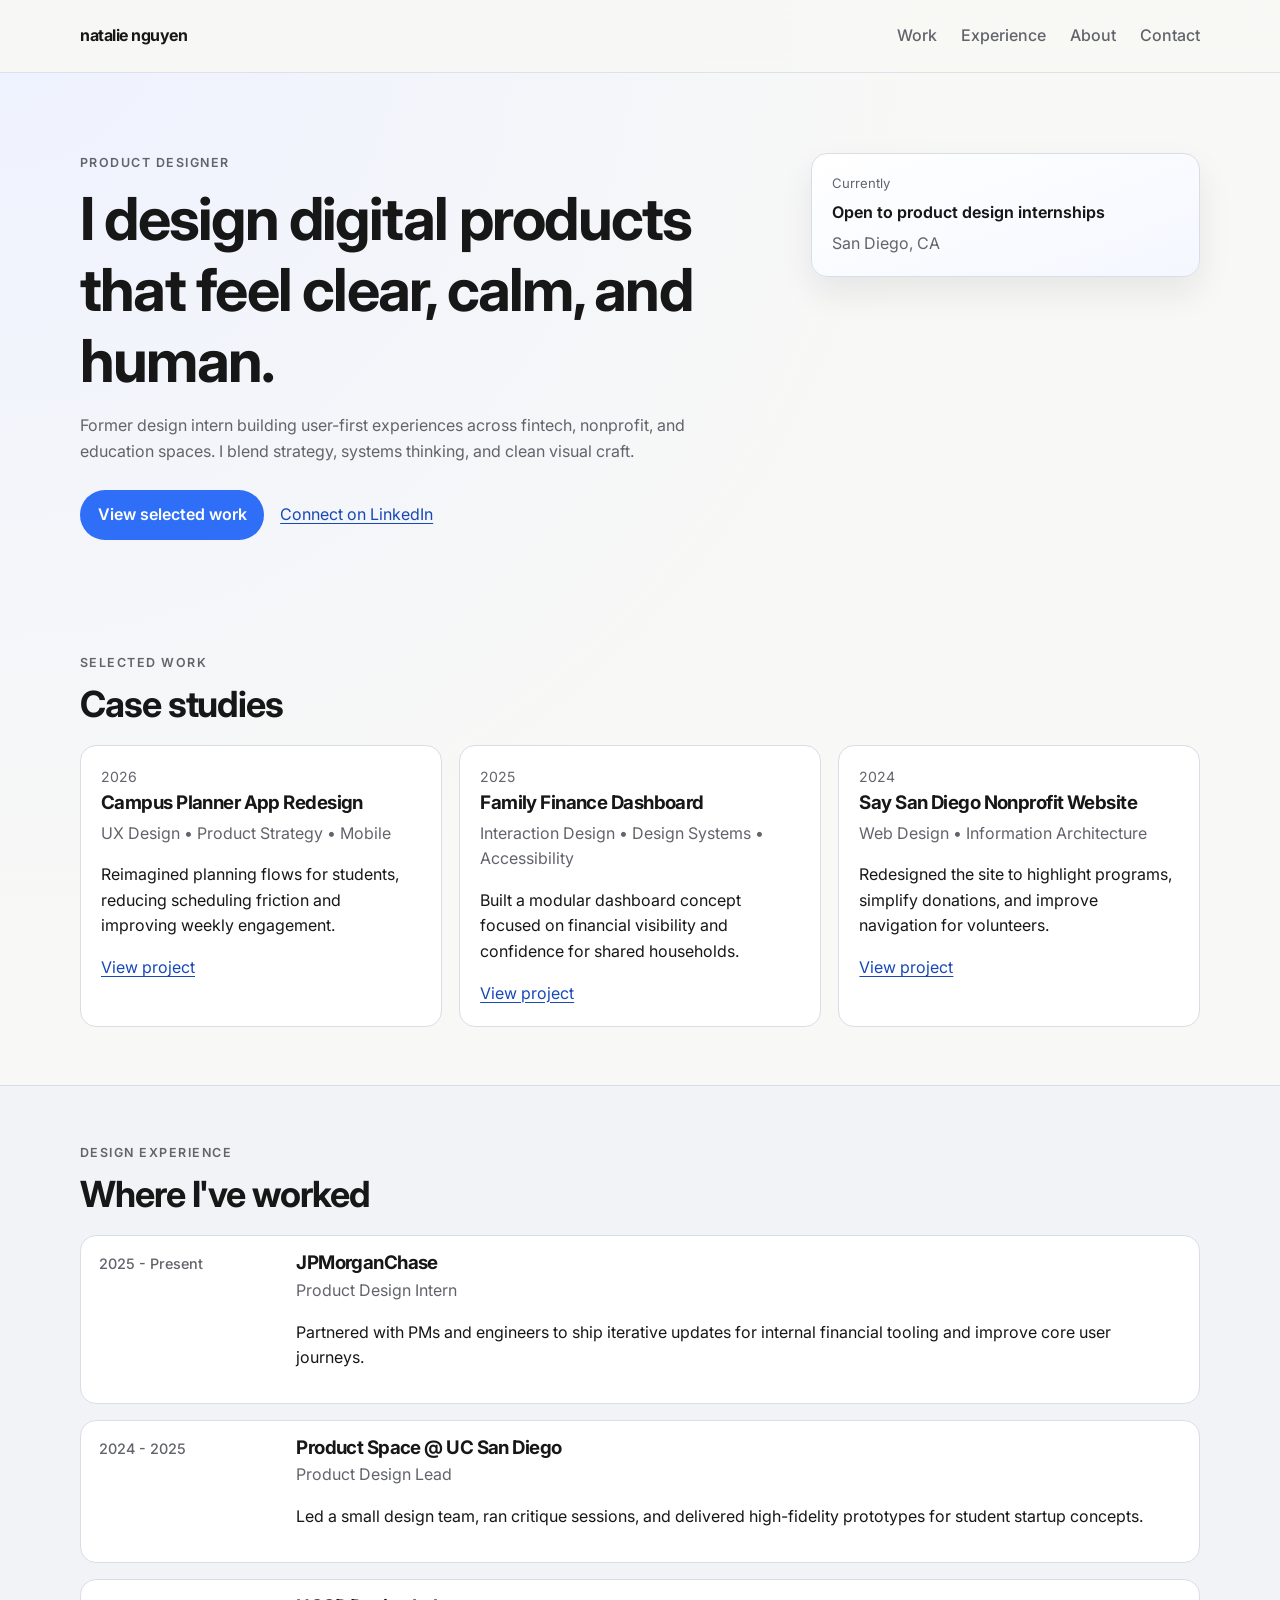
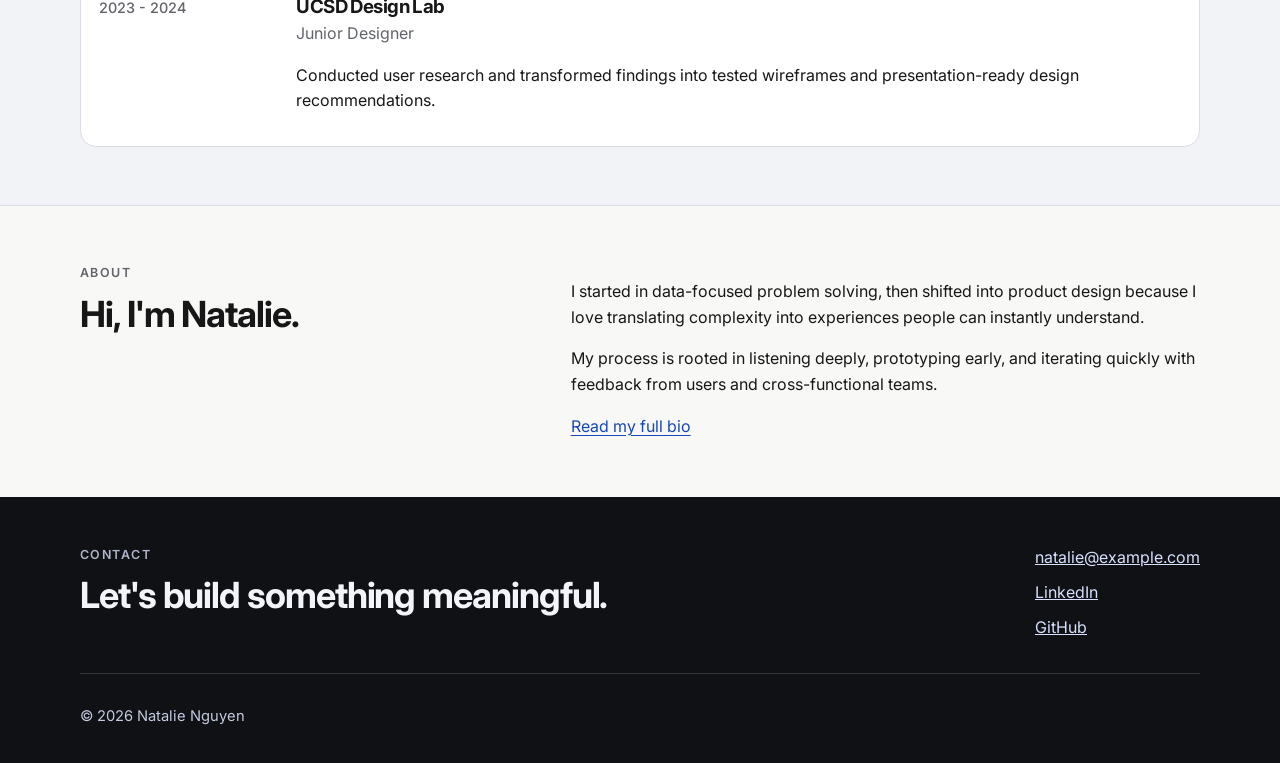
<file: index.html>
<!DOCTYPE html>
<html lang="en">
  <head>
    <meta charset="UTF-8">
    <meta name="viewport" content="width=device-width, initial-scale=1.0">
    <title>Natalie Nguyen | Portfolio</title>
    <meta
      name="description"
      content="Portfolio of Natalie Nguyen - product designer creating thoughtful digital experiences."
    >
    <link rel="preconnect" href="https://fonts.googleapis.com">
    <link rel="preconnect" href="https://fonts.gstatic.com" crossorigin>
    <link
      href="https://fonts.googleapis.com/css2?family=Inter:wght@400;500;600;700;800&display=swap"
      rel="stylesheet"
    >
    <link rel="stylesheet" href="./styles.css">
  </head>
  <body>
    <a class="skip-link" href="#main-content">Skip to content</a>

    <header class="site-header">
      <div class="container nav-wrap">
        <a class="brand" href="#top">natalie nguyen</a>
        <button class="menu-toggle" id="menu-toggle" aria-expanded="false" aria-controls="site-nav">
          Menu
        </button>
        <nav id="site-nav" class="site-nav" aria-label="Main navigation">
          <a href="#work">Work</a>
          <a href="#experience">Experience</a>
          <a href="#about">About</a>
          <a href="#contact">Contact</a>
        </nav>
      </div>
    </header>

    <main id="main-content">
      <section id="top" class="hero">
        <div class="container hero-grid">
          <div>
            <p class="eyebrow">Product Designer</p>
            <h1>
              I design digital products that feel clear, calm, and human.
            </h1>
            <p class="hero-copy">
              Former design intern building user-first experiences across fintech,
              nonprofit, and education spaces. I blend strategy, systems thinking,
              and clean visual craft.
            </p>
            <div class="hero-actions">
              <a class="button" href="#work">View selected work</a>
              <a class="text-link" href="https://www.linkedin.com/" target="_blank" rel="noreferrer">
                Connect on LinkedIn
              </a>
            </div>
          </div>
          <aside class="hero-card" aria-label="Quick profile">
            <p class="card-label">Currently</p>
            <p class="card-main">Open to product design internships</p>
            <p class="card-sub">San Diego, CA</p>
          </aside>
        </div>
      </section>

      <section id="work" class="section">
        <div class="container">
          <div class="section-head">
            <p class="eyebrow">Selected Work</p>
            <h2>Case studies</h2>
          </div>
          <div class="work-grid">
            <article class="work-card">
              <p class="work-year">2026</p>
              <h3>Campus Planner App Redesign</h3>
              <p class="work-tags">UX Design • Product Strategy • Mobile</p>
              <p>
                Reimagined planning flows for students, reducing scheduling friction and
                improving weekly engagement.
              </p>
              <a href="#" class="text-link">View project</a>
            </article>

            <article class="work-card">
              <p class="work-year">2025</p>
              <h3>Family Finance Dashboard</h3>
              <p class="work-tags">Interaction Design • Design Systems • Accessibility</p>
              <p>
                Built a modular dashboard concept focused on financial visibility and
                confidence for shared households.
              </p>
              <a href="#" class="text-link">View project</a>
            </article>

            <article class="work-card">
              <p class="work-year">2024</p>
              <h3>Say San Diego Nonprofit Website</h3>
              <p class="work-tags">Web Design • Information Architecture</p>
              <p>
                Redesigned the site to highlight programs, simplify donations, and
                improve navigation for volunteers.
              </p>
              <a href="#" class="text-link">View project</a>
            </article>
          </div>
        </div>
      </section>

      <section id="experience" class="section alt">
        <div class="container">
          <div class="section-head">
            <p class="eyebrow">Design Experience</p>
            <h2>Where I've worked</h2>
          </div>
          <div class="timeline">
            <article>
              <div class="timeline-meta">2025 - Present</div>
              <div>
                <h3>JPMorganChase</h3>
                <p class="timeline-role">Product Design Intern</p>
                <p>
                  Partnered with PMs and engineers to ship iterative updates for
                  internal financial tooling and improve core user journeys.
                </p>
              </div>
            </article>
            <article>
              <div class="timeline-meta">2024 - 2025</div>
              <div>
                <h3>Product Space @ UC San Diego</h3>
                <p class="timeline-role">Product Design Lead</p>
                <p>
                  Led a small design team, ran critique sessions, and delivered
                  high-fidelity prototypes for student startup concepts.
                </p>
              </div>
            </article>
            <article>
              <div class="timeline-meta">2023 - 2024</div>
              <div>
                <h3>UCSD Design Lab</h3>
                <p class="timeline-role">Junior Designer</p>
                <p>
                  Conducted user research and transformed findings into tested wireframes
                  and presentation-ready design recommendations.
                </p>
              </div>
            </article>
          </div>
        </div>
      </section>

      <section id="about" class="section">
        <div class="container about-grid">
          <div>
            <p class="eyebrow">About</p>
            <h2>Hi, I'm Natalie.</h2>
          </div>
          <div>
            <p>
              I started in data-focused problem solving, then shifted into product
              design because I love translating complexity into experiences people
              can instantly understand.
            </p>
            <p>
              My process is rooted in listening deeply, prototyping early, and
              iterating quickly with feedback from users and cross-functional teams.
            </p>
            <a class="text-link" href="./about.html">Read my full bio</a>
          </div>
        </div>
      </section>
    </main>

    <footer id="contact" class="site-footer">
      <div class="container footer-grid">
        <div>
          <p class="eyebrow">Contact</p>
          <h2>Let's build something meaningful.</h2>
        </div>
        <div class="footer-links">
          <a href="mailto:natalie@example.com">natalie@example.com</a>
          <a href="https://www.linkedin.com/" target="_blank" rel="noreferrer">LinkedIn</a>
          <a href="https://github.com/" target="_blank" rel="noreferrer">GitHub</a>
        </div>
      </div>
      <div class="container footer-bottom">
        <p>&copy; <span id="year"></span> Natalie Nguyen</p>
      </div>
    </footer>

    <script src="./script.js"></script>
  </body>
</html>
</file>
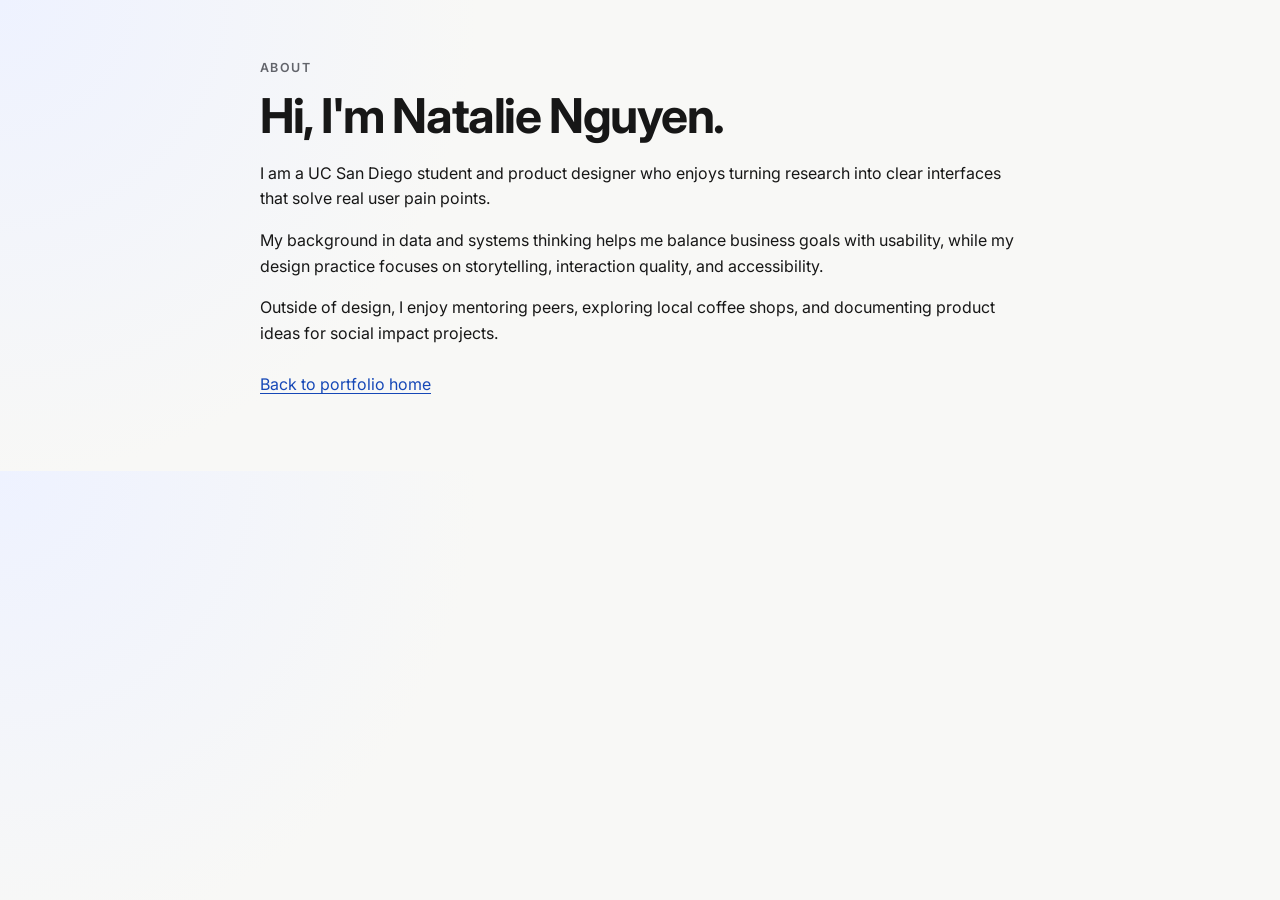
<file: about.html>
<!DOCTYPE html>
<html lang="en">
  <head>
    <meta charset="UTF-8">
    <meta name="viewport" content="width=device-width, initial-scale=1.0">
    <title>About | Natalie Nguyen</title>
    <link rel="preconnect" href="https://fonts.googleapis.com">
    <link rel="preconnect" href="https://fonts.gstatic.com" crossorigin>
    <link
      href="https://fonts.googleapis.com/css2?family=Inter:wght@400;500;600;700;800&display=swap"
      rel="stylesheet"
    >
    <link rel="stylesheet" href="./styles.css">
  </head>
  <body>
    <main class="section">
      <div class="container" style="max-width: 760px;">
        <p class="eyebrow">About</p>
        <h1 style="font-size: clamp(2rem, 5vw, 3rem); margin-bottom: 1rem;">Hi, I'm Natalie Nguyen.</h1>
        <p>
          I am a UC San Diego student and product designer who enjoys turning research
          into clear interfaces that solve real user pain points.
        </p>
        <p>
          My background in data and systems thinking helps me balance business goals
          with usability, while my design practice focuses on storytelling, interaction
          quality, and accessibility.
        </p>
        <p>
          Outside of design, I enjoy mentoring peers, exploring local coffee shops,
          and documenting product ideas for social impact projects.
        </p>
        <p style="margin-top: 1.6rem;">
          <a class="text-link" href="./index.html">Back to portfolio home</a>
        </p>
      </div>
    </main>
  </body>
</html>
</file>
<file: styles.css>
:root {
  --bg: #f8f8f6;
  --surface: #ffffff;
  --surface-alt: #f1f3f7;
  --text: #171717;
  --muted: #62646b;
  --line: #d9dde6;
  --accent: #2f6ff8;
  --accent-strong: #1648b7;
  --radius: 16px;
  --shadow: 0 16px 34px rgba(20, 24, 38, 0.08);
}

*,
*::before,
*::after {
  box-sizing: border-box;
}

html {
  scroll-behavior: smooth;
}

body {
  margin: 0;
  font-family: "Inter", sans-serif;
  background: radial-gradient(circle at 0% 0%, #eef2ff 0%, var(--bg) 35%), var(--bg);
  color: var(--text);
  line-height: 1.6;
}

a {
  color: inherit;
}

.container {
  width: min(1120px, 92%);
  margin: 0 auto;
}

.skip-link {
  position: absolute;
  left: -999px;
  top: -999px;
  background: #fff;
  color: #000;
  padding: 0.65rem 1rem;
  border-radius: 8px;
}

.skip-link:focus {
  left: 1rem;
  top: 1rem;
}

.site-header {
  position: sticky;
  top: 0;
  z-index: 100;
  border-bottom: 1px solid rgba(217, 221, 230, 0.8);
  backdrop-filter: blur(8px);
  background: rgba(248, 248, 246, 0.9);
}

.nav-wrap {
  display: flex;
  align-items: center;
  justify-content: space-between;
  min-height: 72px;
}

.brand {
  font-weight: 700;
  letter-spacing: -0.03em;
  text-decoration: none;
}

.site-nav {
  display: flex;
  gap: 1.5rem;
}

.site-nav a {
  text-decoration: none;
  color: var(--muted);
  font-weight: 500;
}

.site-nav a:hover {
  color: var(--text);
}

.menu-toggle {
  display: none;
  border: 1px solid var(--line);
  background: #fff;
  padding: 0.4rem 0.9rem;
  border-radius: 999px;
  font: inherit;
}

.hero {
  padding: 5rem 0 3.5rem;
}

.hero-grid {
  display: grid;
  grid-template-columns: 1.35fr 0.75fr;
  gap: 2rem;
  align-items: start;
}

.eyebrow {
  margin: 0 0 0.6rem;
  color: var(--muted);
  text-transform: uppercase;
  letter-spacing: 0.12em;
  font-size: 0.78rem;
  font-weight: 600;
}

h1,
h2,
h3 {
  line-height: 1.2;
  margin: 0;
  letter-spacing: -0.03em;
}

h1 {
  font-size: clamp(2.05rem, 5vw, 3.7rem);
  max-width: 16ch;
}

h2 {
  font-size: clamp(1.6rem, 4vw, 2.25rem);
}

.hero-copy {
  max-width: 62ch;
  margin: 1.1rem 0 1.6rem;
  color: var(--muted);
}

.hero-actions {
  display: flex;
  flex-wrap: wrap;
  gap: 1rem;
  align-items: center;
}

.button {
  display: inline-flex;
  align-items: center;
  justify-content: center;
  text-decoration: none;
  border-radius: 999px;
  background: var(--accent);
  color: #fff;
  padding: 0.75rem 1.1rem;
  font-weight: 600;
}

.button:hover {
  background: var(--accent-strong);
}

.text-link {
  color: var(--accent-strong);
  text-underline-offset: 0.18em;
}

.hero-card {
  background: linear-gradient(160deg, #ffffff 0%, #f4f7ff 100%);
  border: 1px solid var(--line);
  border-radius: var(--radius);
  box-shadow: var(--shadow);
  padding: 1.2rem;
}

.card-label {
  margin: 0;
  color: var(--muted);
  font-size: 0.82rem;
}

.card-main {
  margin: 0.35rem 0;
  font-weight: 650;
}

.card-sub {
  margin: 0;
  color: var(--muted);
}

.section {
  padding: 3.6rem 0;
}

.section.alt {
  background: var(--surface-alt);
  border-top: 1px solid var(--line);
  border-bottom: 1px solid var(--line);
}

.section-head {
  margin-bottom: 1.2rem;
}

.work-grid {
  display: grid;
  grid-template-columns: repeat(3, minmax(0, 1fr));
  gap: 1.1rem;
}

.work-card {
  background: var(--surface);
  border: 1px solid var(--line);
  border-radius: var(--radius);
  padding: 1.25rem;
  transition: transform 0.2s ease, box-shadow 0.2s ease;
}

.work-card:hover {
  transform: translateY(-4px);
  box-shadow: var(--shadow);
}

.work-year {
  margin: 0 0 0.2rem;
  color: var(--muted);
  font-size: 0.88rem;
}

.work-tags {
  margin: 0.4rem 0 0.5rem;
  color: var(--muted);
}

.timeline {
  display: grid;
  gap: 1rem;
}

.timeline article {
  display: grid;
  grid-template-columns: 180px 1fr;
  gap: 1.1rem;
  background: #fff;
  border: 1px solid var(--line);
  border-radius: var(--radius);
  padding: 1rem 1.1rem;
}

.timeline-meta {
  color: var(--muted);
  font-size: 0.9rem;
  font-weight: 500;
}

.timeline-role {
  margin: 0.2rem 0 0.5rem;
  color: var(--muted);
}

.about-grid {
  display: grid;
  grid-template-columns: 0.85fr 1.15fr;
  gap: 1.6rem;
}

.site-footer {
  background: #101114;
  color: #f2f4f9;
  padding: 3rem 0 1.25rem;
}

.site-footer .eyebrow {
  color: #aeb5ca;
}

.footer-grid {
  display: grid;
  grid-template-columns: 1fr auto;
  gap: 1.5rem;
}

.footer-links {
  display: flex;
  flex-direction: column;
  gap: 0.6rem;
}

.footer-links a {
  color: #d8e0ff;
}

.footer-bottom {
  margin-top: 2rem;
  padding-top: 1rem;
  border-top: 1px solid rgba(255, 255, 255, 0.16);
  color: #c3cae0;
  font-size: 0.92rem;
}

@media (max-width: 920px) {
  .hero-grid,
  .about-grid,
  .footer-grid {
    grid-template-columns: 1fr;
  }

  .work-grid {
    grid-template-columns: repeat(2, minmax(0, 1fr));
  }

  .timeline article {
    grid-template-columns: 1fr;
  }
}

@media (max-width: 700px) {
  .menu-toggle {
    display: inline-flex;
  }

  .site-nav {
    display: none;
    position: absolute;
    right: 4%;
    top: 66px;
    min-width: 180px;
    flex-direction: column;
    gap: 0.2rem;
    border: 1px solid var(--line);
    border-radius: 12px;
    background: #fff;
    padding: 0.45rem;
    box-shadow: var(--shadow);
  }

  .site-nav.is-open {
    display: flex;
  }

  .site-nav a {
    border-radius: 9px;
    padding: 0.55rem 0.7rem;
  }

  .site-nav a:hover {
    background: #f2f5ff;
  }

  .work-grid {
    grid-template-columns: 1fr;
  }

  .hero {
    padding-top: 3.4rem;
  }
}
</file>
